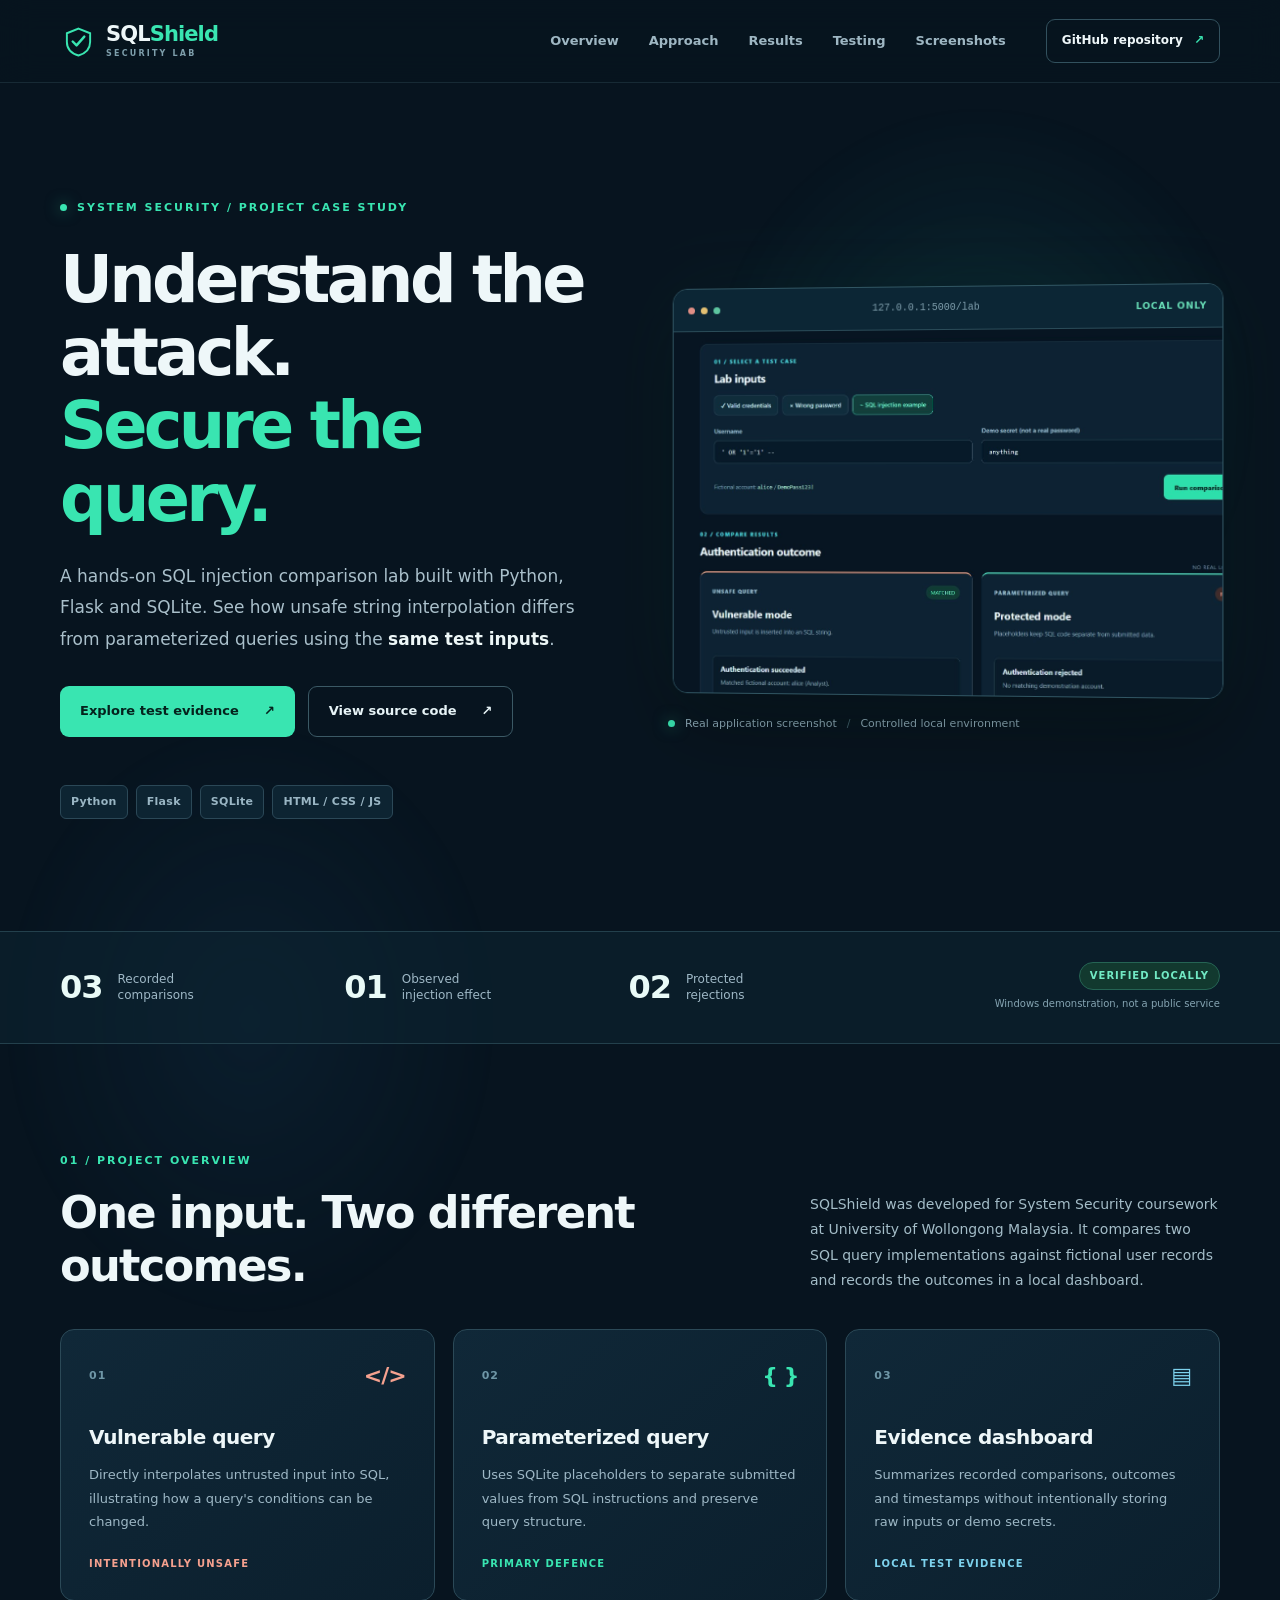
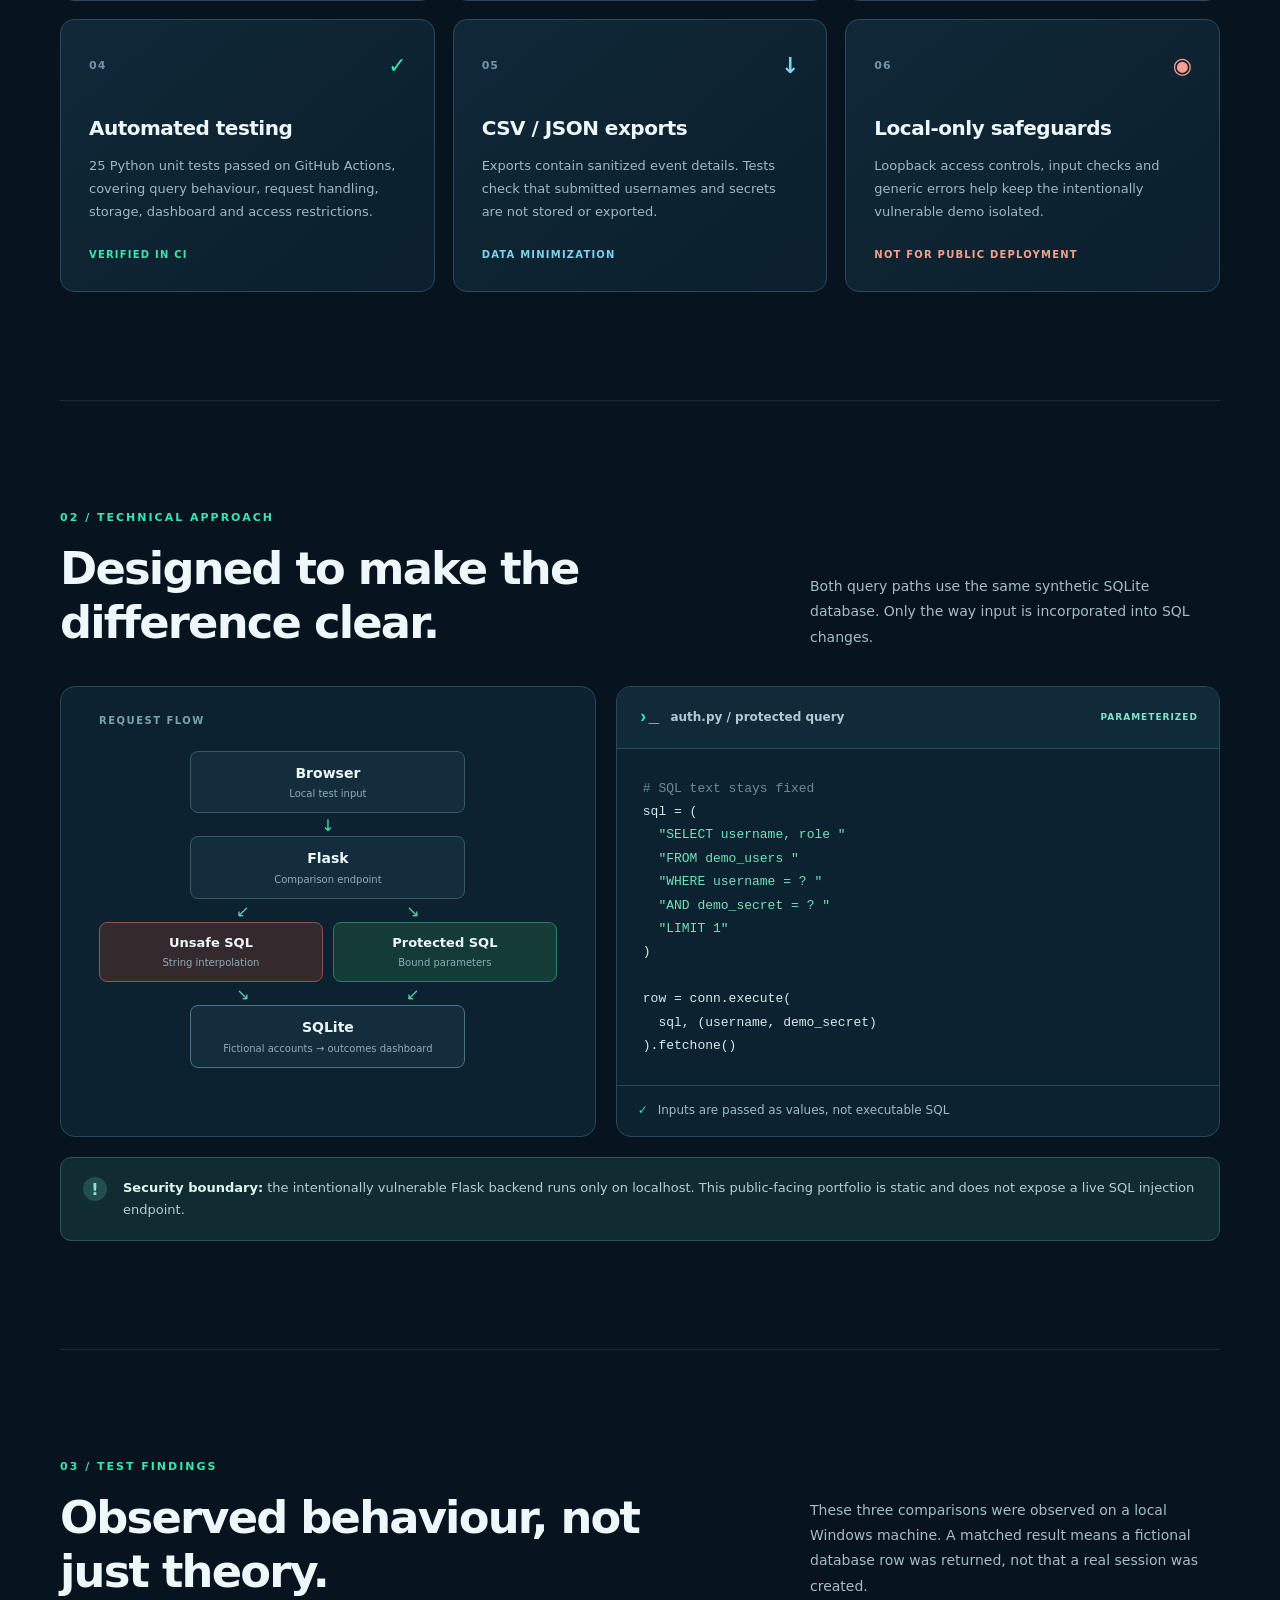
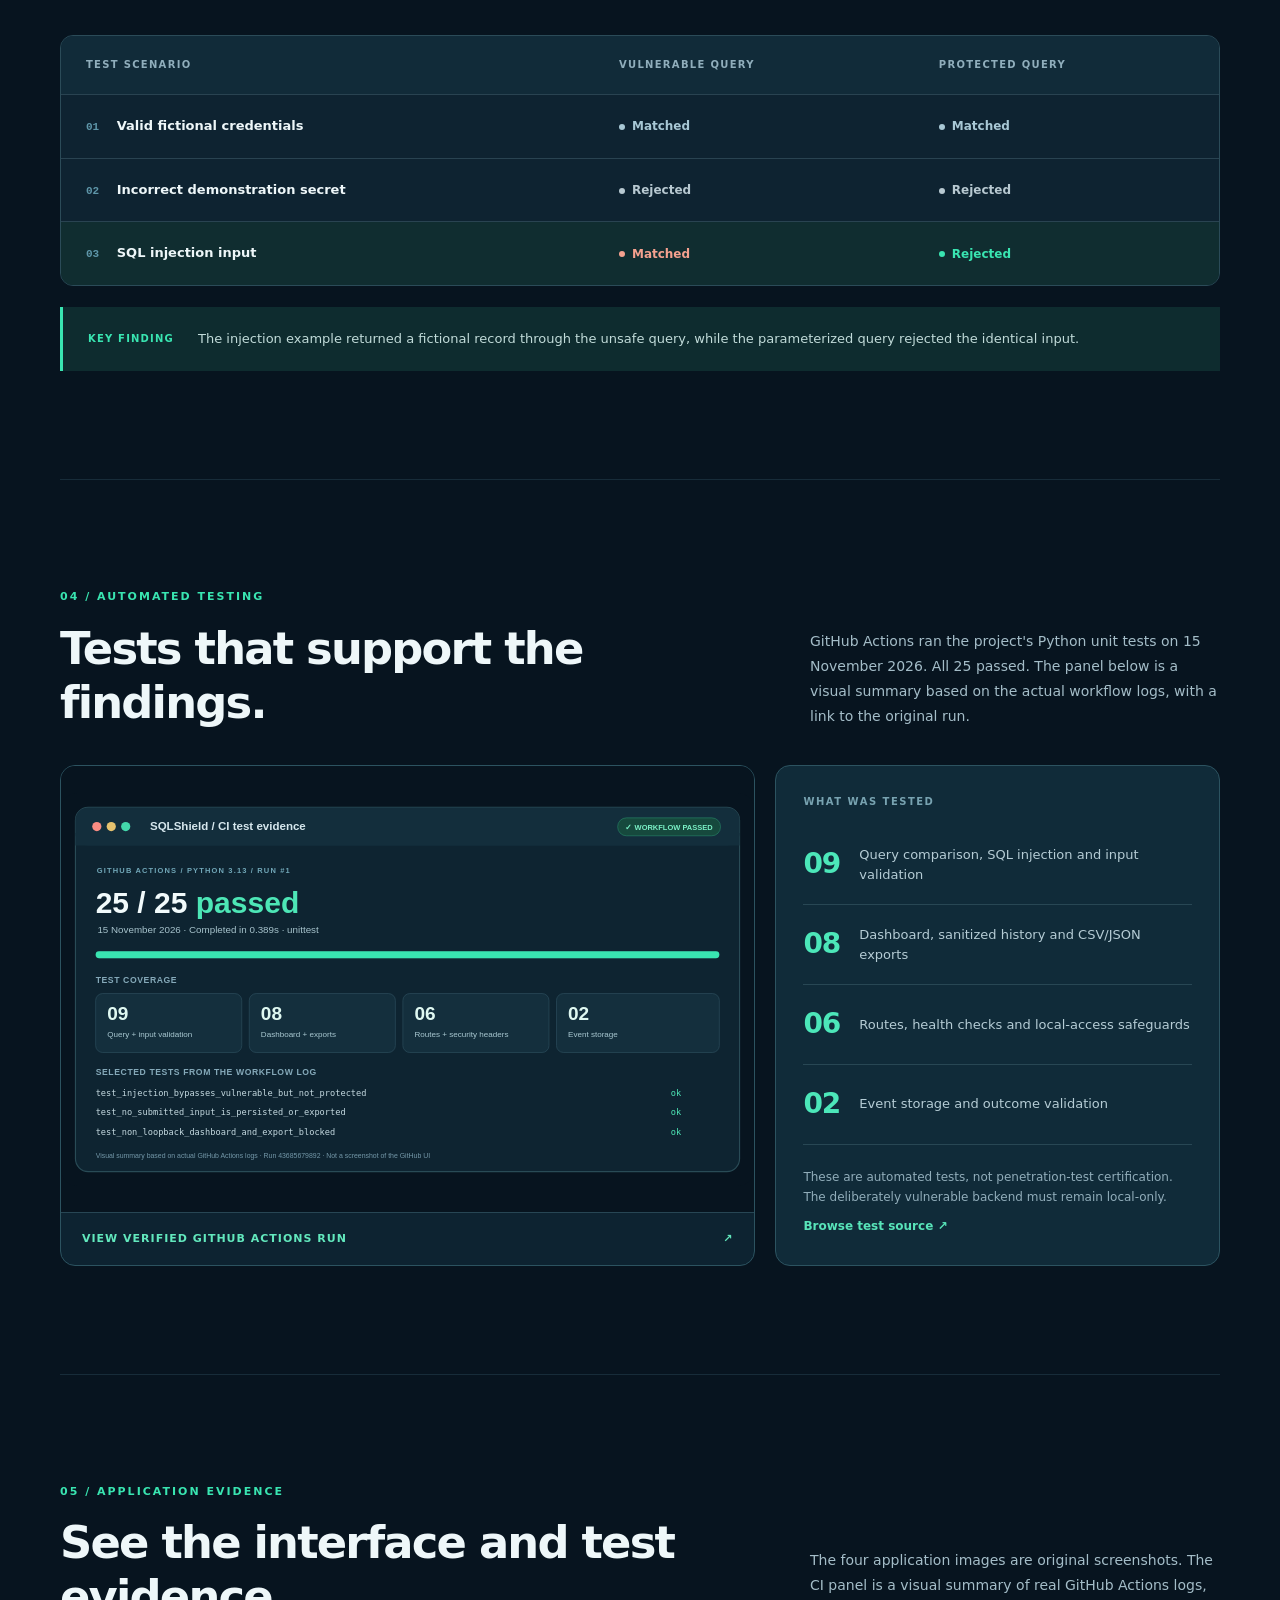
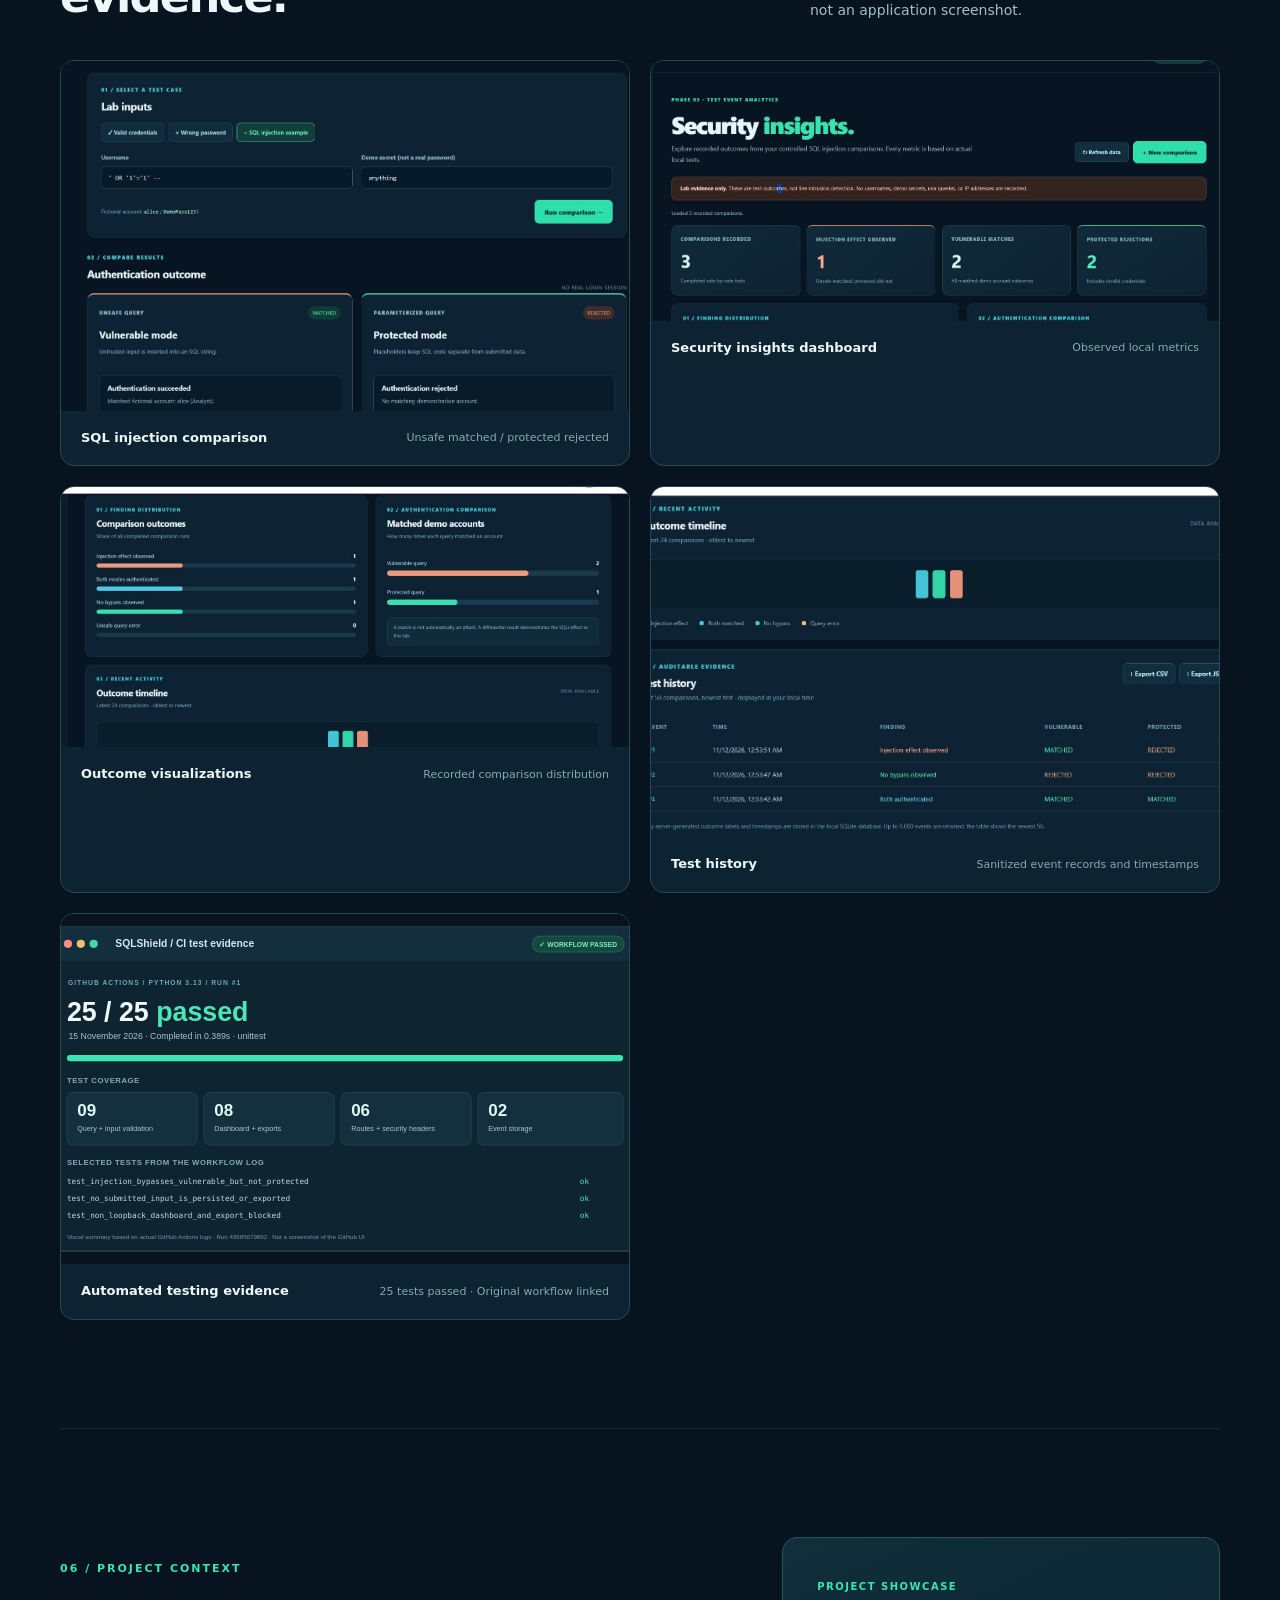
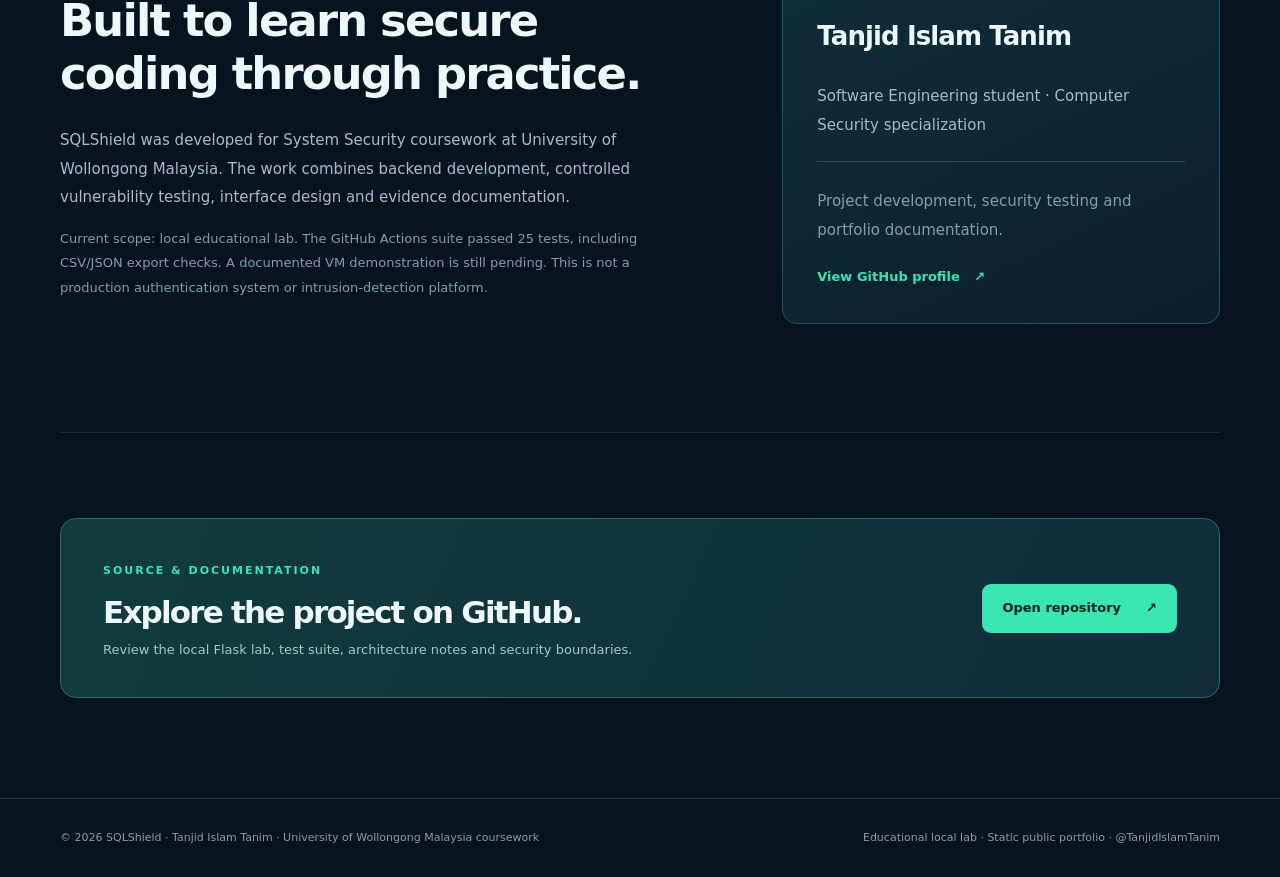
<file: portfolio/index.html>
<!doctype html>
<html lang="en">
<head>
  <meta charset="utf-8">
  <meta name="viewport" content="width=device-width, initial-scale=1">
  <meta name="theme-color" content="#07141f">
  <meta name="description" content="SQLShield is a controlled, local-only SQL injection security lab. Explore real test evidence, the Python/Flask architecture, and parameterized query defence.">
  <meta property="og:type" content="website">
  <meta property="og:title" content="SQLShield | SQL Injection Defence Lab">
  <meta property="og:description" content="A local cybersecurity lab comparing vulnerable SQL interpolation with parameterized queries. Built with Python, Flask and SQLite.">
  <meta property="og:image" content="https://tanjidislamtanim.github.io/sqlshield-sqli-lab/assets/social-preview.png">
  <meta name="color-scheme" content="dark">
  <title>SQLShield | SQL Injection Defence Lab</title>
  <link rel="icon" href="assets/favicon.svg" type="image/svg+xml">
  <link rel="stylesheet" href="assets/style.css">
</head>
<body>
  <a class="skip-link" href="#main">Skip to content</a>
  <div class="ambient ambient-one" aria-hidden="true"></div>
  <div class="ambient ambient-two" aria-hidden="true"></div>
  <header class="site-header">
    <div class="container nav-inner">
      <a class="brand" href="#top" aria-label="SQLShield home">
        <span class="brand-mark" aria-hidden="true"><svg viewBox="0 0 32 32" fill="none"><path d="M16 2.7 28 7.5v8.9c0 8-5.2 11.9-12 14-6.8-2.1-12-6-12-14V7.5L16 2.7Z" stroke="currentColor" stroke-width="2"/><path d="m10 16 4 4 8-9" stroke="currentColor" stroke-width="2.5" stroke-linecap="round" stroke-linejoin="round"/></svg></span>
        <span>SQL<span class="accent">Shield</span><small>SECURITY LAB</small></span>
      </a>
      <nav aria-label="Main navigation" class="main-nav">
        <a href="#overview">Overview</a><a href="#approach">Approach</a><a href="#results">Results</a><a href="#testing">Testing</a><a href="#gallery">Screenshots</a>
      </nav>
      <a class="nav-github" href="https://github.com/TanjidIslamTanim/sqlshield-sqli-lab" target="_blank" rel="noopener noreferrer">GitHub repository <span aria-hidden="true">↗</span></a>
    </div>
  </header>
  <main id="main">
    <section class="hero container" id="top">
      <div class="hero-copy">
        <div class="eyebrow"><span class="eyebrow-dot"></span> SYSTEM SECURITY / PROJECT CASE STUDY</div>
        <h1>Understand the attack.<br><span>Secure the query.</span></h1>
        <p class="hero-description">A hands-on SQL injection comparison lab built with Python, Flask and SQLite. See how unsafe string interpolation differs from parameterized queries using the <strong>same test inputs</strong>.</p>
        <div class="hero-actions">
          <a class="btn btn-primary" href="#results">Explore test evidence <span aria-hidden="true">↗</span></a>
          <a class="btn btn-outline" href="https://github.com/TanjidIslamTanim/sqlshield-sqli-lab" target="_blank" rel="noopener noreferrer">View source code <span aria-hidden="true">↗</span></a>
        </div>
        <div class="hero-tags" aria-label="Project technologies"><span>Python</span><span>Flask</span><span>SQLite</span><span>HTML / CSS / JS</span></div>
      </div>
      <div class="hero-visual">
        <div class="browser-window">
          <div class="browser-bar"><div class="browser-dots" aria-hidden="true"><i></i><i></i><i></i></div><span class="browser-url">127.0.0.1:5000/lab</span><span class="browser-local">LOCAL ONLY</span></div>
          <img src="assets/evidence/lab.jpg" alt="Actual SQLShield local lab showing SQL injection input, vulnerable query matched and protected query rejected" width="1455" height="900" fetchpriority="high">
        </div>
        <div class="visual-caption"><span class="caption-dot"></span> Real application screenshot <span class="caption-sep">/</span> Controlled local environment</div>
      </div>
    </section>

    <section class="proof-strip" aria-label="Observed local test results">
      <div class="container proof-grid">
        <div><strong>03</strong><span>Recorded comparisons</span></div>
        <div><strong>01</strong><span>Observed injection effect</span></div>
        <div><strong>02</strong><span>Protected rejections</span></div>
        <div class="proof-note"><span class="pill">VERIFIED LOCALLY</span><small>Windows demonstration, not a public service</small></div>
      </div>
    </section>

    <section class="section container" id="overview">
      <div class="section-header"><div><div class="section-kicker">01 / PROJECT OVERVIEW</div><h2>One input. Two different outcomes.</h2></div><p>SQLShield was developed for System Security coursework at University of Wollongong Malaysia. It compares two SQL query implementations against fictional user records and records the outcomes in a local dashboard.</p></div>
      <div class="feature-grid">
        <article class="feature-card"><div class="feature-number">01 <span class="feature-symbol coral">&lt;/&gt;</span></div><h3>Vulnerable query</h3><p>Directly interpolates untrusted input into SQL, illustrating how a query's conditions can be changed.</p><span class="feature-footer coral-text">INTENTIONALLY UNSAFE</span></article>
        <article class="feature-card"><div class="feature-number">02 <span class="feature-symbol mint">{ }</span></div><h3>Parameterized query</h3><p>Uses SQLite placeholders to separate submitted values from SQL instructions and preserve query structure.</p><span class="feature-footer mint-text">PRIMARY DEFENCE</span></article>
        <article class="feature-card"><div class="feature-number">03 <span class="feature-symbol blue">▤</span></div><h3>Evidence dashboard</h3><p>Summarizes recorded comparisons, outcomes and timestamps without intentionally storing raw inputs or demo secrets.</p><span class="feature-footer blue-text">LOCAL TEST EVIDENCE</span></article>
        <article class="feature-card"><div class="feature-number">04 <span class="feature-symbol mint">✓</span></div><h3>Automated testing</h3><p>25 Python unit tests passed on GitHub Actions, covering query behaviour, request handling, storage, dashboard and access restrictions.</p><span class="feature-footer mint-text">VERIFIED IN CI</span></article>
        <article class="feature-card"><div class="feature-number">05 <span class="feature-symbol blue">↓</span></div><h3>CSV / JSON exports</h3><p>Exports contain sanitized event details. Tests check that submitted usernames and secrets are not stored or exported.</p><span class="feature-footer blue-text">DATA MINIMIZATION</span></article>
        <article class="feature-card"><div class="feature-number">06 <span class="feature-symbol coral">◉</span></div><h3>Local-only safeguards</h3><p>Loopback access controls, input checks and generic errors help keep the intentionally vulnerable demo isolated.</p><span class="feature-footer coral-text">NOT FOR PUBLIC DEPLOYMENT</span></article>
      </div>
    </section>

    <section class="section container" id="approach">
      <div class="section-header"><div><div class="section-kicker">02 / TECHNICAL APPROACH</div><h2>Designed to make the difference clear.</h2></div><p>Both query paths use the same synthetic SQLite database. Only the way input is incorporated into SQL changes.</p></div>
      <div class="approach-grid">
        <div class="diagram-panel">
          <div class="panel-label">REQUEST FLOW</div>
          <div class="flow-node">Browser <small>Local test input</small></div>
          <div class="flow-arrow" aria-hidden="true">↓</div>
          <div class="flow-node">Flask <small>Comparison endpoint</small></div>
          <div class="flow-branches" aria-hidden="true"><span>↙</span><span>↘</span></div>
          <div class="flow-columns"><div class="flow-node unsafe">Unsafe SQL <small>String interpolation</small></div><div class="flow-node safe">Protected SQL <small>Bound parameters</small></div></div>
          <div class="flow-arrows" aria-hidden="true"><span>↘</span><span>↙</span></div>
          <div class="flow-node database">SQLite <small>Fictional accounts → outcomes dashboard</small></div>
        </div>
        <div class="code-panel">
          <div class="code-header"><span class="code-icon">›_</span><span>auth.py / protected query</span><span class="code-badge">PARAMETERIZED</span></div>
          <pre><code><span class="code-muted"># SQL text stays fixed</span>
sql = (
  <span class="code-green">"SELECT username, role "</span>
  <span class="code-green">"FROM demo_users "</span>
  <span class="code-green">"WHERE username = ? "</span>
  <span class="code-green">"AND demo_secret = ? "</span>
  <span class="code-green">"LIMIT 1"</span>
)

row = conn.execute(
  sql, (username, demo_secret)
).fetchone()</code></pre>
          <div class="code-footer"><span class="tiny-check">✓</span> Inputs are passed as values, not executable SQL</div>
        </div>
      </div>
      <div class="boundary"><div class="boundary-icon">!</div><p><strong>Security boundary:</strong> the intentionally vulnerable Flask backend runs only on localhost. This public-facing portfolio is static and does not expose a live SQL injection endpoint.</p></div>
    </section>

    <section class="section container" id="results">
      <div class="section-header"><div><div class="section-kicker">03 / TEST FINDINGS</div><h2>Observed behaviour, not just theory.</h2></div><p>These three comparisons were observed on a local Windows machine. A matched result means a fictional database row was returned, not that a real session was created.</p></div>
      <div class="results-table-wrap"><table class="results-table"><thead><tr><th scope="col">Test scenario</th><th scope="col">Vulnerable query</th><th scope="col">Protected query</th></tr></thead><tbody>
        <tr><th scope="row"><span class="test-index">01</span> Valid fictional credentials</th><td><span class="result neutral">Matched</span></td><td><span class="result neutral">Matched</span></td></tr>
        <tr><th scope="row"><span class="test-index">02</span> Incorrect demonstration secret</th><td><span class="result rejected">Rejected</span></td><td><span class="result rejected">Rejected</span></td></tr>
        <tr class="highlight-row"><th scope="row"><span class="test-index">03</span> SQL injection input</th><td><span class="result vulnerable">Matched</span></td><td><span class="result secure">Rejected</span></td></tr>
      </tbody></table></div>
      <div class="finding"><span class="finding-label">KEY FINDING</span><p>The injection example returned a fictional record through the unsafe query, while the parameterized query rejected the identical input.</p></div>
    </section>

    <section class="section container" id="testing">
      <div class="section-header"><div><div class="section-kicker">04 / AUTOMATED TESTING</div><h2>Tests that support the findings.</h2></div><p>GitHub Actions ran the project's Python unit tests on 15 November 2026. All 25 passed. The panel below is a visual summary based on the actual workflow logs, with a link to the original run.</p></div>
      <div class="testing-grid">
        <a class="ci-evidence" href="https://github.com/TanjidIslamTanim/sqlshield-sqli-lab/actions/runs/43685679892" target="_blank" rel="noopener noreferrer" aria-label="View the verified GitHub Actions run">
          <img src="assets/evidence/ci-test-results.svg" alt="Verified GitHub Actions test summary: 25 of 25 tests passed across query validation, dashboard exports, route security and event storage" loading="lazy" width="1200" height="680">
          <span>VIEW VERIFIED GITHUB ACTIONS RUN <span aria-hidden="true">↗</span></span>
        </a>
        <div class="test-breakdown">
          <div class="panel-label">WHAT WAS TESTED</div>
          <div class="test-row"><strong>09</strong><span>Query comparison, SQL injection and input validation</span></div>
          <div class="test-row"><strong>08</strong><span>Dashboard, sanitized history and CSV/JSON exports</span></div>
          <div class="test-row"><strong>06</strong><span>Routes, health checks and local-access safeguards</span></div>
          <div class="test-row"><strong>02</strong><span>Event storage and outcome validation</span></div>
          <p class="test-note">These are automated tests, not penetration-test certification. The deliberately vulnerable backend must remain local-only.</p>
          <a class="test-source" href="https://github.com/TanjidIslamTanim/sqlshield-sqli-lab/tree/main/tests" target="_blank" rel="noopener noreferrer">Browse test source <span aria-hidden="true">↗</span></a>
        </div>
      </div>
    </section>

    <section class="section container" id="gallery">
      <div class="section-header"><div><div class="section-kicker">05 / APPLICATION EVIDENCE</div><h2>See the interface and test evidence.</h2></div><p>The four application images are original screenshots. The CI panel is a visual summary of real GitHub Actions logs, not an application screenshot.</p></div>
      <div class="gallery-grid">
        <figure class="gallery-card gallery-wide"><img src="assets/evidence/lab.jpg" alt="SQLShield local comparison page with SQL injection example" loading="lazy"><figcaption><strong>SQL injection comparison</strong><span>Unsafe matched / protected rejected</span></figcaption></figure>
        <figure class="gallery-card"><img src="assets/evidence/dashboard.jpg" alt="SQLShield dashboard displaying three recorded comparisons" loading="lazy"><figcaption><strong>Security insights dashboard</strong><span>Observed local metrics</span></figcaption></figure>
        <figure class="gallery-card"><img src="assets/evidence/charts.jpg" alt="SQLShield dashboard charts" loading="lazy"><figcaption><strong>Outcome visualizations</strong><span>Recorded comparison distribution</span></figcaption></figure>
        <figure class="gallery-card gallery-wide"><img src="assets/evidence/history.jpg" alt="SQLShield recorded test history" loading="lazy"><figcaption><strong>Test history</strong><span>Sanitized event records and timestamps</span></figcaption></figure>
        <figure class="gallery-card gallery-wide"><a href="https://github.com/TanjidIslamTanim/sqlshield-sqli-lab/actions/runs/43685679892" target="_blank" rel="noopener noreferrer"><img src="assets/evidence/ci-test-results.svg" alt="Visual summary of 25 passing Python tests from the GitHub Actions workflow" loading="lazy"></a><figcaption><strong>Automated testing evidence</strong><span>25 tests passed · Original workflow linked</span></figcaption></figure>
      </div>
    </section>

    <section class="section container" id="about">
      <div class="about-grid"><div><div class="section-kicker">06 / PROJECT CONTEXT</div><h2>Built to learn secure coding through practice.</h2><p>SQLShield was developed for System Security coursework at University of Wollongong Malaysia. The work combines backend development, controlled vulnerability testing, interface design and evidence documentation.</p><p class="about-note">Current scope: local educational lab. The GitHub Actions suite passed 25 tests, including CSV/JSON export checks. A documented VM demonstration is still pending. This is not a production authentication system or intrusion-detection platform.</p></div><div class="author-card"><span class="author-overline">PROJECT SHOWCASE</span><h3>Tanjid Islam Tanim</h3><p>Software Engineering student · Computer Security specialization</p><div class="author-divider"></div><p class="team-note">Project development, security testing and portfolio documentation.</p><a href="https://github.com/TanjidIslamTanim" target="_blank" rel="noopener noreferrer">View GitHub profile <span aria-hidden="true">↗</span></a></div></div>
    </section>
    <section class="cta-section container"><div><span class="section-kicker">SOURCE & DOCUMENTATION</span><h2>Explore the project on GitHub.</h2><p>Review the local Flask lab, test suite, architecture notes and security boundaries.</p></div><a class="btn btn-primary" href="https://github.com/TanjidIslamTanim/sqlshield-sqli-lab" target="_blank" rel="noopener noreferrer">Open repository <span aria-hidden="true">↗</span></a></section>
  </main>
  <footer class="site-footer"><div class="container footer-inner"><span>© 2026 SQLShield · Tanjid Islam Tanim · University of Wollongong Malaysia coursework</span><span>Educational local lab · Static public portfolio · <a href="https://github.com/TanjidIslamTanim" target="_blank" rel="noopener noreferrer">@TanjidIslamTanim</a></span></div></footer>
</body>
</html>
</file>
<file: portfolio/assets/style.css>
/* SQLShield static portfolio | no JavaScript or public backend */
:root{--bg:#07141f;--surface:#0c1e2b;--surface-2:#102636;--line:#25404c;--muted:#9cb3c1;--text:#eef7f9;--mint:#39e5b1;--mint-dark:#083a32;--blue:#7dd2ed;--coral:#f5a18f}
*{box-sizing:border-box}html{scroll-behavior:smooth}body{margin:0;background:var(--bg);color:var(--text);font-family:Inter,ui-sans-serif,system-ui,-apple-system,BlinkMacSystemFont,"Segoe UI",sans-serif;-webkit-font-smoothing:antialiased;line-height:1.6;overflow-x:hidden}a{color:inherit;text-decoration:none}button,a{ -webkit-tap-highlight-color:transparent }a:focus-visible{outline:3px solid var(--mint);outline-offset:5px;border-radius:4px}img{max-width:100%}h1,h2,h3,p{margin-top:0}.container{width:min(1160px,calc(100% - 48px));margin-inline:auto}.skip-link{position:absolute;top:-100px;left:12px;background:#fff;color:#07141f;padding:10px 18px;z-index:100}.skip-link:focus{top:12px}.ambient{pointer-events:none;position:absolute;z-index:-1;border-radius:50%;filter:blur(5px)}.ambient-one{width:min(600px,100vw);height:650px;right:0;top:80px;background:radial-gradient(ellipse,rgba(20,126,127,.18),transparent 65%)}.ambient-two{width:min(500px,100vw);height:600px;left:0;top:720px;background:radial-gradient(ellipse,rgba(33,99,148,.12),transparent 70%)}
.site-header{position:sticky;top:0;z-index:10;background:rgba(7,20,31,.9);backdrop-filter:blur(16px);border-bottom:1px solid rgba(106,155,174,.17)}.nav-inner{height:82px;display:flex;align-items:center;gap:40px}.brand{display:flex;align-items:center;gap:10px;font-weight:800;font-size:21px;letter-spacing:-.9px;line-height:1}.brand-mark{display:grid;place-items:center;width:36px;height:36px;color:var(--mint)}.brand-mark svg{width:31px;height:31px}.brand .accent{color:var(--mint)}.brand small{display:block;font-size:8px;letter-spacing:2.2px;color:#7e9fac;font-weight:800;margin-top:5px}.main-nav{display:flex;align-items:center;gap:30px;margin-left:auto}.main-nav a{font-size:13px;font-weight:600;color:#9eb7c3;transition:color .2s}.main-nav a:hover,.site-footer a:hover{color:var(--mint)}.nav-github{font-size:12px;font-weight:750;border:1px solid #32515e;border-radius:9px;padding:11px 15px;white-space:nowrap;transition:background .2s}.nav-github:hover{background:#143242}.nav-github span{margin-left:7px;color:var(--mint)}
.hero{display:grid;grid-template-columns:1fr 1fr;gap:56px;align-items:center;padding-block:116px 112px;min-height:670px}.eyebrow,.section-kicker{font-size:11px;letter-spacing:2px;font-weight:800;color:var(--mint)}.eyebrow{display:flex;align-items:center;gap:10px}.eyebrow-dot,.caption-dot{width:7px;height:7px;background:var(--mint);border-radius:50%;box-shadow:0 0 15px rgba(57,229,177,.55);flex-shrink:0}.hero h1{font-size:clamp(43px,5.1vw,68px);line-height:1.12;letter-spacing:-3.7px;margin:26px 0}.hero h1 span{color:var(--mint)}.hero-description{font-size:17px;color:#aac0cb;line-height:1.85;max-width:535px}.hero-description strong{color:#edf7f7;font-weight:650}.hero-actions{display:flex;flex-wrap:wrap;gap:13px;margin:31px 0}.btn{display:inline-flex;align-items:center;justify-content:center;gap:25px;padding:14px 20px;border-radius:9px;font-size:13px;font-weight:800;min-height:49px;transition:transform .2s,background .2s,border-color .2s}.btn:hover{transform:translateY(-2px)}.btn-primary{background:var(--mint);color:#05221d}.btn-primary:hover{background:#6af2cb}.btn-outline{border:1px solid #3b5965;color:#e7f4f7}.btn-outline:hover{border-color:var(--mint);background:#102b33}.hero-tags{display:flex;gap:8px;flex-wrap:wrap;margin-top:48px}.hero-tags span{border:1px solid #2b4857;background:#0d2432;color:#9ab6c4;padding:7px 10px;border-radius:6px;font-size:11px;font-weight:750;letter-spacing:.3px}.hero-visual{min-width:0}.browser-window{border:1px solid #315663;border-radius:15px;background:#081c2a;box-shadow:0 35px 80px rgba(0,0,0,.3),0 0 90px rgba(43,209,169,.06);overflow:hidden;transform:perspective(1300px) rotateY(-4deg)}.browser-bar{height:43px;display:flex;align-items:center;gap:13px;padding:0 15px;border-bottom:1px solid #2b4c59;background:#0c2635}.browser-dots{display:flex;gap:6px}.browser-dots i{display:block;width:7px;height:7px;background:#38596a;border-radius:50%}.browser-dots i:first-child{background:#e08e85}.browser-dots i:nth-child(2){background:#e3c073}.browser-dots i:nth-child(3){background:#5dc5a0}.browser-url{font-family:ui-monospace,SFMono-Regular,Consolas,monospace;font-size:10px;color:#7f9eac;margin:auto}.browser-local{color:#68ddb7;font-size:9px;font-weight:850;letter-spacing:.8px;white-space:nowrap}.browser-window img{display:block;width:100%;height:365px;object-fit:cover;object-position:top left}.visual-caption{display:flex;align-items:center;gap:10px;color:#8facba;font-size:11px;margin-top:19px}.caption-sep{color:#41616c}
.proof-strip{border-block:1px solid #23404c;background:rgba(13,35,49,.6)}.proof-grid{display:grid;grid-template-columns:repeat(3,1fr) 1.2fr;align-items:center;gap:28px;padding-block:30px}.proof-grid>div:not(.proof-note){display:flex;align-items:center;gap:15px}.proof-grid strong{font-size:32px;letter-spacing:-1px;color:#e9faf7}.proof-grid span:not(.pill){font-size:12px;color:#9fb8c6;max-width:100px;line-height:1.4}.proof-note{display:flex;align-items:flex-end;flex-direction:column;gap:6px}.pill{display:inline-block;background:#12392f;color:#71e9c4;border:1px solid #256454;border-radius:100px;padding:5px 10px;font-size:10px;font-weight:850;letter-spacing:1px}.proof-note small{color:#85a4b2;font-size:10px}
.section{padding-block:108px;border-bottom:1px solid rgba(77,124,144,.23);scroll-margin-top:88px}.section-header{display:flex;justify-content:space-between;gap:60px;align-items:end;margin-bottom:36px}.section-header>div{max-width:680px}.section h2,.cta-section h2{font-size:clamp(32px,3.5vw,46px);letter-spacing:-1.8px;line-height:1.2;margin:16px 0 0}.section-header>p{max-width:410px;color:#a4bdc8;font-size:14px;line-height:1.8;margin:0}.feature-grid{display:grid;grid-template-columns:repeat(3,1fr);gap:18px}.feature-card{min-height:260px;background:linear-gradient(140deg,#102838,#0b1f2d);border:1px solid #2b4957;border-radius:14px;padding:28px;display:flex;flex-direction:column}.feature-number{display:flex;align-items:center;justify-content:space-between;color:#6f97a7;font-weight:800;font-size:11px;letter-spacing:1px}.feature-symbol{font-size:22px;font-weight:800;letter-spacing:-1px}.coral,.coral-text{color:var(--coral)}.mint,.mint-text{color:var(--mint)}.blue,.blue-text{color:var(--blue)}.feature-card h3{font-size:20px;margin:28px 0 10px;letter-spacing:-.5px}.feature-card p{font-size:13px;line-height:1.8;color:#9eb8c6;margin:0}.feature-footer{font-size:10px;font-weight:850;letter-spacing:1.2px;margin-top:auto;padding-top:23px}
.approach-grid{display:grid;grid-template-columns:.94fr 1.06fr;gap:20px}.diagram-panel,.code-panel{background:#0d2230;border:1px solid #294957;border-radius:15px;overflow:hidden;min-height:425px}.diagram-panel{padding:26px 38px}.panel-label{color:#78a3b1;font-size:10px;letter-spacing:1.5px;font-weight:850;margin-bottom:22px}.flow-node{border:1px solid #365968;background:#132d3c;border-radius:8px;padding:10px 15px;text-align:center;max-width:275px;margin:auto;font-weight:750;font-size:14px}.flow-node small{display:block;color:#8eacba;font-size:10px;font-weight:450;margin-top:2px}.flow-arrow{text-align:center;color:var(--mint);height:23px}.flow-branches,.flow-arrows{display:flex;justify-content:space-around;max-width:340px;margin:auto;color:#61cdb3;height:23px}.flow-columns{display:grid;grid-template-columns:1fr 1fr;gap:10px}.flow-columns .flow-node{width:100%;font-size:13px}.flow-node.unsafe{border-color:#87584f;background:#34292d}.flow-node.safe{border-color:#2f7b65;background:#143b35}.flow-node.database{border-color:#47758a}.code-header{display:flex;align-items:center;gap:11px;background:#102a3a;border-bottom:1px solid #2c4a58;padding:16px 21px;color:#b2c9d2;font-size:12px;font-weight:700}.code-icon{font-family:monospace;color:var(--mint);font-size:18px}.code-badge{margin-left:auto;color:#7be9c6;font-size:9px;letter-spacing:1px}.code-panel pre{margin:0;padding:28px 26px;color:#d6e9ed;font-size:13px;line-height:1.8;overflow:auto;font-family:ui-monospace,SFMono-Regular,Consolas,Monaco,monospace}.code-muted{color:#698b9c}.code-green{color:#72e3b8}.code-footer{padding:15px 21px;border-top:1px solid #294957;color:#9dbbc7;font-size:12px}.tiny-check{color:var(--mint);font-weight:900;margin-right:6px}.boundary{display:flex;align-items:start;gap:16px;background:#102b31;border:1px solid #27565c;border-radius:11px;padding:19px 22px;margin-top:20px}.boundary-icon{width:24px;height:24px;border-radius:50%;background:#214e4e;color:#8ce6cf;display:grid;place-items:center;flex-shrink:0;font-weight:900}.boundary p{margin:0;color:#b3d0cf;font-size:13px;line-height:1.7}.boundary strong{color:#e2f7ef}
.results-table-wrap{border:1px solid #2b4b58;border-radius:13px;overflow:auto;background:#0e2331}.results-table{width:100%;border-collapse:collapse;min-width:620px}.results-table th,.results-table td{text-align:left;padding:21px 25px;border-bottom:1px solid #294351;font-size:13px}.results-table thead th{background:#112b39;color:#90aebc;font-size:10px;text-transform:uppercase;letter-spacing:1.3px;font-weight:800}.results-table tbody th{font-weight:650}.results-table tbody tr:last-child th,.results-table tbody tr:last-child td{border-bottom:none}.results-table .highlight-row{background:#102d30}.test-index{font-size:11px;color:#5e96a9;margin-right:13px;font-family:monospace}.result{display:inline-flex;align-items:center;gap:7px;font-weight:750;font-size:12px}.result::before{content:"";width:6px;height:6px;border-radius:50%;background:currentColor}.result.neutral{color:#a8c8d5}.result.rejected{color:#b8c9d1}.result.vulnerable{color:var(--coral)}.result.secure{color:var(--mint)}.finding{display:flex;gap:24px;align-items:start;margin-top:21px;background:#0e2c2f;border-left:3px solid var(--mint);padding:21px 25px}.finding-label{font-size:10px;letter-spacing:1.2px;color:var(--mint);font-weight:850;white-space:nowrap;padding-top:3px}.finding p{font-size:13px;color:#c1dbd9;margin:0;line-height:1.7}
.gallery-grid{display:grid;grid-template-columns:1fr 1fr;gap:20px}.gallery-card{margin:0;background:#0d2331;border:1px solid #294856;border-radius:14px;overflow:hidden}.gallery-card img{width:100%;height:260px;object-fit:cover;object-position:top;display:block;background:#07141f}.gallery-wide img{height:350px}.gallery-card figcaption{display:flex;justify-content:space-between;gap:16px;padding:17px 20px;align-items:center}.gallery-card figcaption strong{font-size:13px}.gallery-card figcaption span{font-size:11px;color:#85a9b8;text-align:right}
.about-grid{display:grid;grid-template-columns:1.3fr .9fr;gap:90px;align-items:center}.about-grid>div>p{color:#a4bdc8;font-size:15px;line-height:1.9;max-width:600px;margin:25px 0 0}.about-grid>div>p.about-note{font-size:13px;color:#819eac;margin-top:15px}.author-card{background:linear-gradient(155deg,#102e3b,#0b202e);border:1px solid #2b5260;border-radius:15px;padding:34px}.author-overline{font-size:10px;color:var(--mint);font-weight:850;letter-spacing:1.5px}.author-card h3{font-size:26px;letter-spacing:-.9px;margin:18px 0 7px}.author-card>p{color:#9fbac7;font-size:13px;line-height:1.7;margin:0}.author-divider{height:1px;background:#2c4a58;margin:22px 0}.author-card>p.team-note{color:#819fac}.author-card>a{display:inline-block;margin-top:23px;color:var(--mint);font-size:13px;font-weight:800}.author-card>a span{margin-left:10px}.cta-section{margin-block:85px 100px;padding:37px 42px;background:linear-gradient(115deg,#113c3c,#102c3b);border:1px solid #2a6b64;border-radius:16px;display:flex;align-items:center;justify-content:space-between;gap:25px}.cta-section h2{font-size:31px;margin:13px 0 8px}.cta-section p{font-size:13px;color:#a8c5c8;margin:0}.cta-section .btn{white-space:nowrap}.site-footer{border-top:1px solid #23404c;padding-block:30px}.footer-inner{display:flex;justify-content:space-between;gap:25px;color:#819fac;font-size:11px}
@media(max-width:1050px){.hero{gap:28px}.hero h1{font-size:49px;letter-spacing:-2.8px}.main-nav{gap:16px}.nav-inner{gap:22px}.gallery-card figcaption{display:block}.gallery-card figcaption span{display:block;text-align:left;margin-top:3px}.approach-grid{grid-template-columns:1fr 1fr}.code-panel pre{font-size:11px}}
@media(max-width:800px){.main-nav{display:none}.nav-github{margin-left:auto}.hero{grid-template-columns:1fr;padding-block:80px 70px;min-height:0}.hero-copy{max-width:650px}.hero-visual{max-width:690px}.browser-window{transform:none}.browser-window img{height:360px}.proof-grid{grid-template-columns:repeat(3,1fr);gap:14px}.proof-note{grid-column:1/-1;align-items:start}.section{padding-block:75px}.section-header{display:block}.section-header>p{max-width:700px;margin-top:18px}.feature-grid{grid-template-columns:1fr}.feature-card{min-height:205px}.approach-grid,.about-grid{grid-template-columns:1fr;gap:18px}.diagram-panel,.code-panel{min-height:0}.about-grid{gap:32px}.gallery-card img{height:230px}.gallery-wide img{height:230px}.cta-section{margin-block:65px;align-items:start;flex-direction:column}.footer-inner{flex-direction:column;gap:8px}}
@media(max-width:560px){.container{width:min(100% - 34px,1160px)}.nav-inner{height:72px}.brand{font-size:19px}.brand-mark{width:29px}.brand-mark svg{width:27px}.nav-github{font-size:11px;padding:9px 10px}.hero{padding-block:62px 60px}.hero h1{font-size:42px;letter-spacing:-2.5px}.hero-description{font-size:15px}.hero-actions{flex-direction:column}.btn{width:100%}.hero-tags{margin-top:28px}.browser-window img{height:265px}.browser-url{font-size:8px}.browser-local{font-size:8px}.visual-caption{font-size:10px}.proof-grid{grid-template-columns:1fr 1fr}.proof-grid>div:not(.proof-note){display:block}.proof-grid strong{display:block}.proof-grid>div:not(.proof-note) span{display:block;margin-top:4px}.section{padding-block:62px}.section h2{font-size:34px}.section-header>p{font-size:13px}.feature-card{padding:22px}.diagram-panel{padding:22px 14px}.flow-node{font-size:12px}.flow-node small{font-size:9px}.flow-columns .flow-node{font-size:11px;padding:10px 5px}.code-panel pre{padding:22px 14px;font-size:10.5px}.code-header{padding:13px}.code-badge{font-size:8px}.boundary{padding:15px}.results-table th,.results-table td{padding:16px}.finding{display:block}.finding p{margin-top:10px}.gallery-grid{grid-template-columns:1fr}.gallery-card img,.gallery-wide img{height:auto;max-height:330px;object-fit:contain}.gallery-card figcaption{padding:15px}.author-card{padding:24px}.cta-section{padding:26px;margin-block:55px}.cta-section h2{font-size:27px}}
@media(prefers-reduced-motion:reduce){html{scroll-behavior:auto}.btn,.main-nav a{transition:none}}

/* CI test evidence — responsive, source-linked, static */
.testing-grid{display:grid;grid-template-columns:1.22fr .78fr;gap:20px;align-items:stretch}
.ci-evidence{display:flex;flex-direction:column;overflow:hidden;border:1px solid #2c5360;border-radius:15px;background:#0d2331;text-decoration:none;transition:border-color .2s,transform .2s}
.ci-evidence:hover,.ci-evidence:focus-visible{border-color:#49d9ae;transform:translateY(-2px)}
.ci-evidence img{display:block;width:100%;height:auto;flex:1;object-fit:contain;background:#07141f}
.ci-evidence>span{display:flex;align-items:center;justify-content:space-between;gap:12px;padding:17px 21px;font-size:11px;letter-spacing:1px;color:#62e8bd;font-weight:800;border-top:1px solid #274654}
.test-breakdown{border:1px solid #2c5360;border-radius:15px;background:#102b39;padding:28px 27px;display:flex;flex-direction:column}
.test-breakdown .panel-label{margin-bottom:15px}
.test-row{display:flex;align-items:center;gap:19px;border-bottom:1px solid #284754;padding:17px 0}
.test-row strong{color:#4ce7b9;font-size:28px;font-variant-numeric:tabular-nums;letter-spacing:-1px}
.test-row span{font-size:13px;color:#b5ccd5;line-height:1.5}
.test-note{font-size:12px;color:#91adba;line-height:1.7;margin:22px 0 10px}
.test-source{display:inline-block;margin-top:auto;color:#58e4b9;font-size:12px;font-weight:800}
@media(max-width:1000px){.testing-grid{grid-template-columns:1fr}.test-breakdown{padding:24px}}
@media(max-width:560px){.test-row{gap:15px}.test-row strong{font-size:24px}.test-breakdown{padding:21px}.ci-evidence>span{font-size:10px;padding:13px 15px}}
</file>
